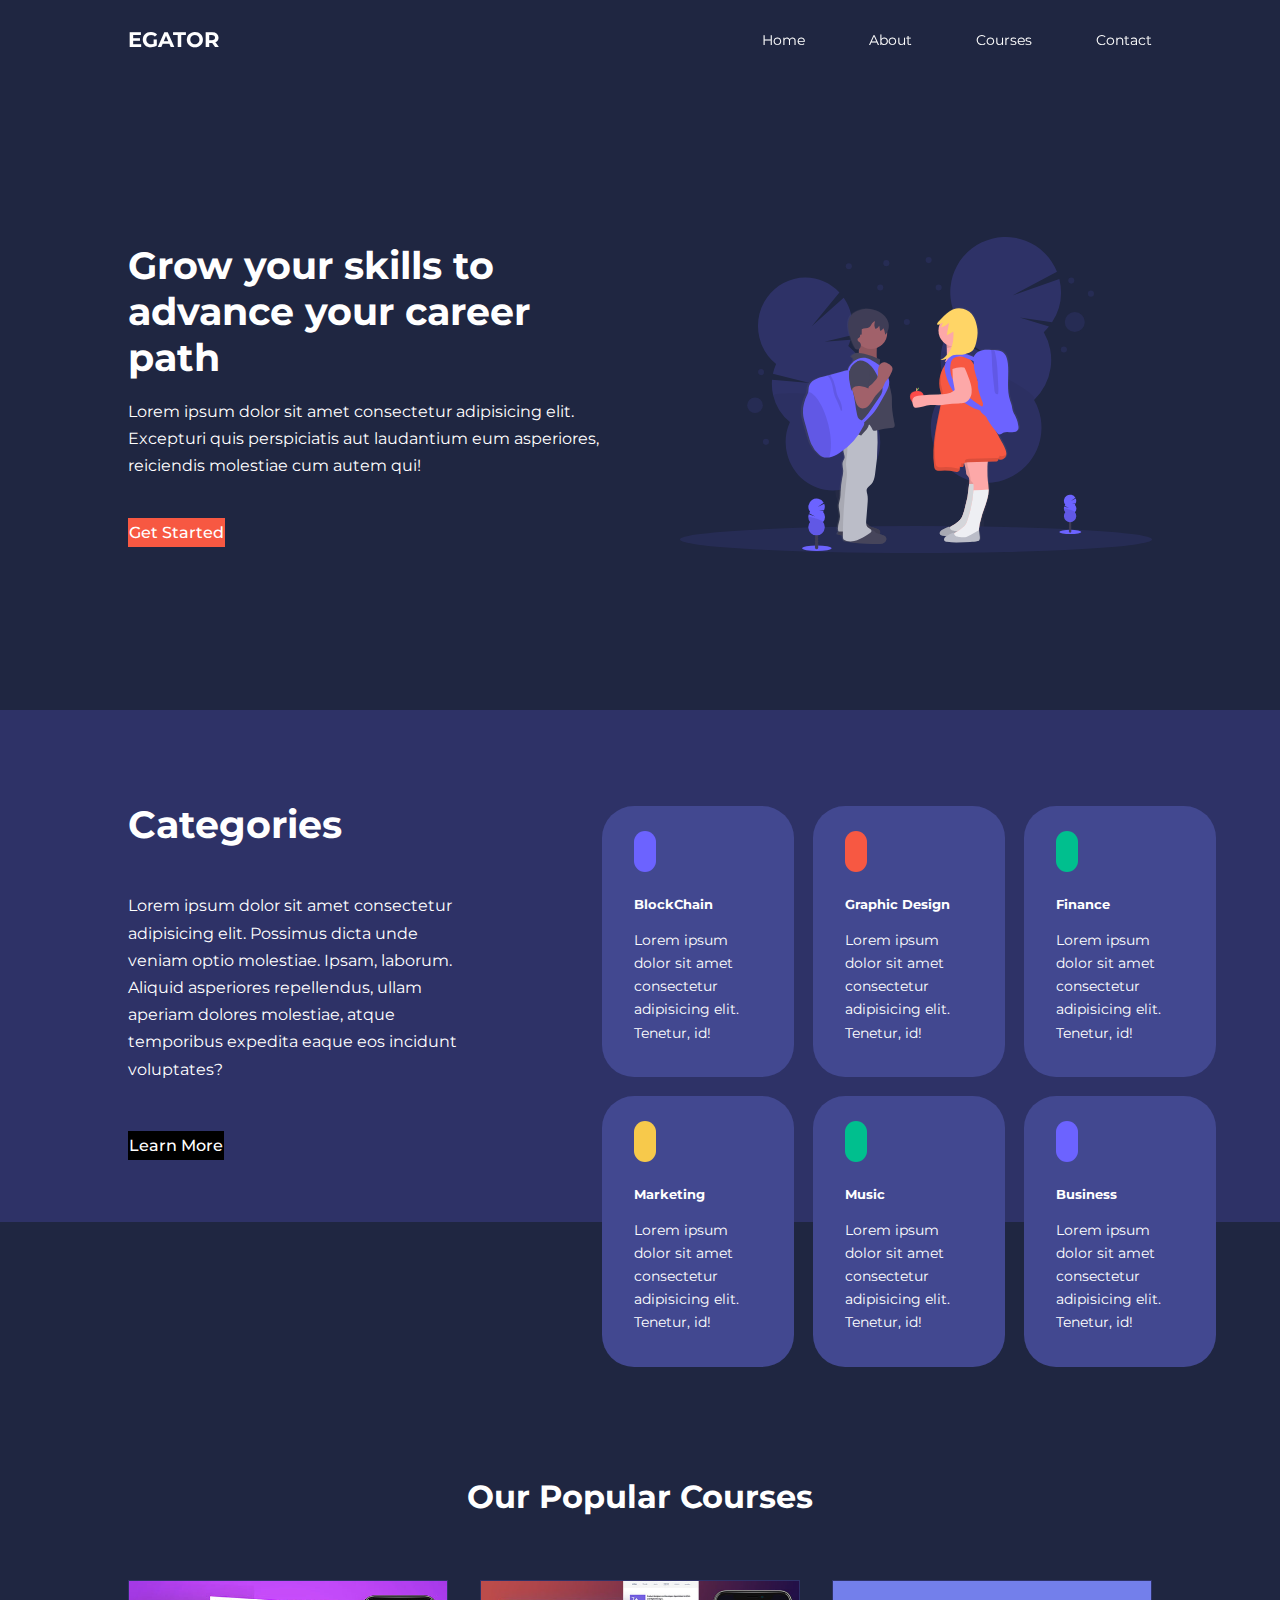
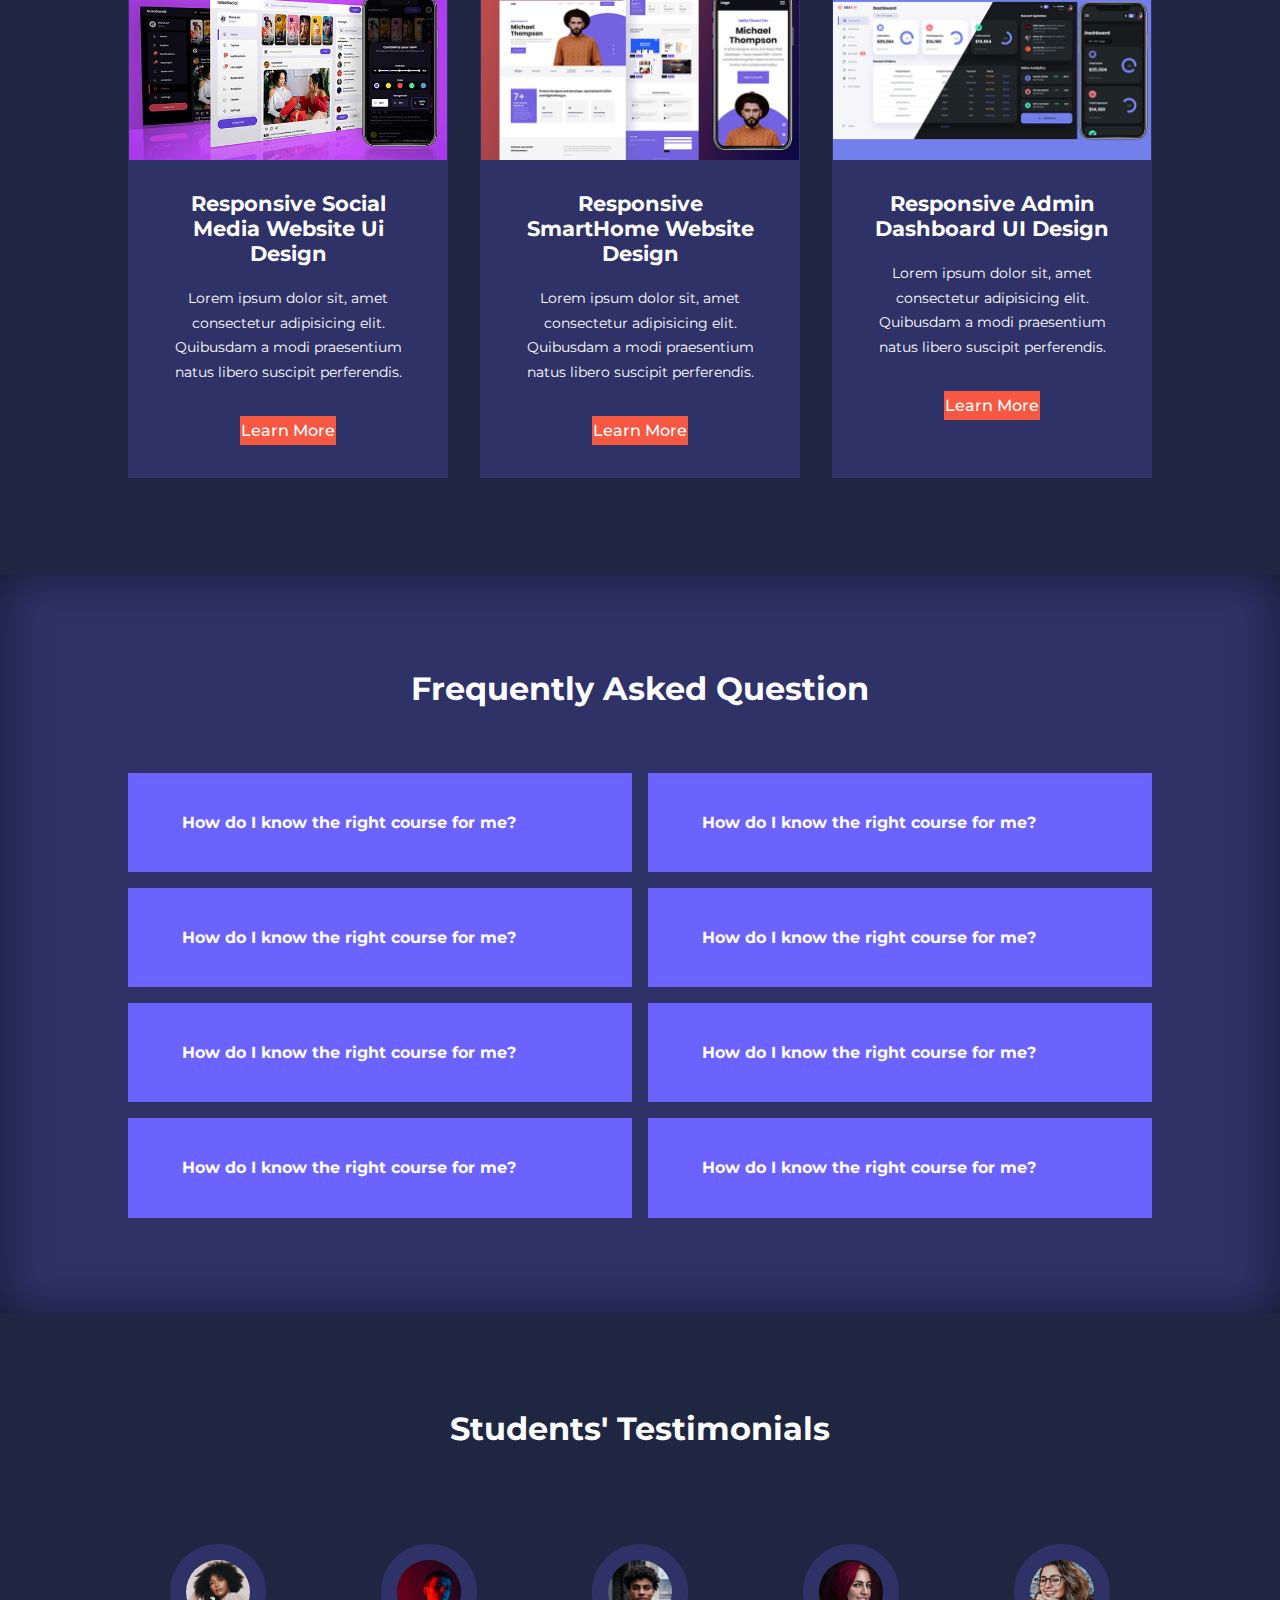
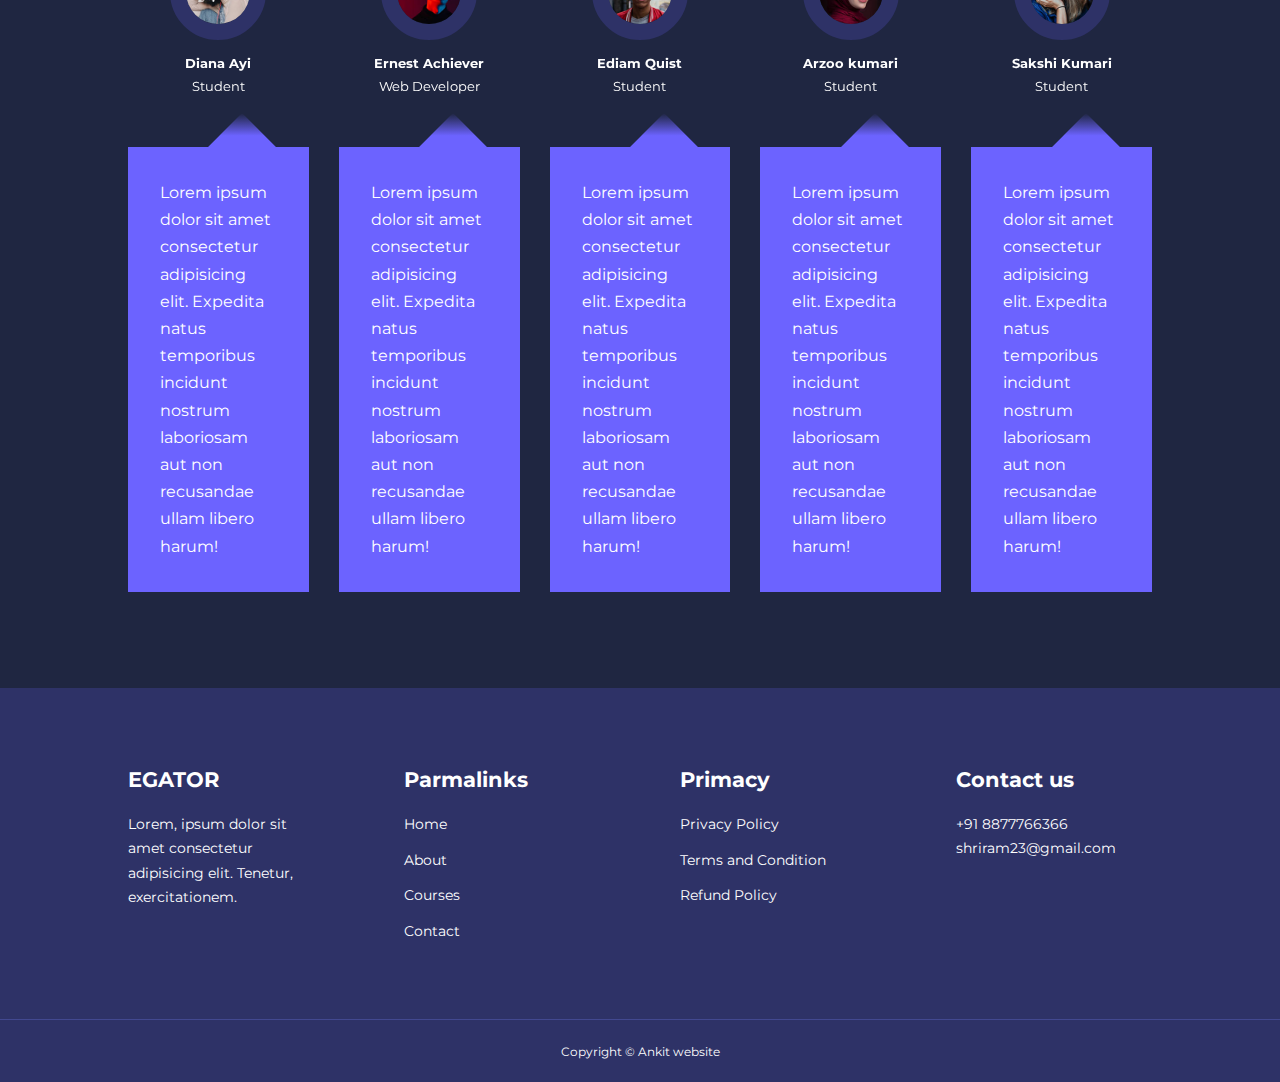
<file: index.html>
<!DOCTYPE html>
<html lang="en">
  <head>
    <meta charset="UTF-8" />
    <meta name="viewport" content="width=device-width, initial-scale=1.0" />
    <title>Responsive Multipage Education Website</title>

    <link rel="stylesheet" href="./Css/style.css" />

    <!-- Iconscout cdn -->
    <link
      rel="stylesheet"
      href="https://unicons.iconscout.com/release/v4.0.8/css/line.css"
    />
    <!-- Google font  -->
    <link rel="preconnect" href="https://fonts.googleapis.com" />
    <link rel="preconnect" href="https://fonts.gstatic.com" crossorigin />
    <link
      href="https://fonts.googleapis.com/css2?family=Montserrat:wght@300;400;500;600;700;800;900&display=swap"
      rel="stylesheet"
    />

    <!-- Swiper Cdn  -->
    <link
      rel="stylesheet"
      href="https://cdn.jsdelivr.net/npm/swiper@11/swiper-bundle.min.css"
    />
  </head>
  <body>
    <nav>
      <div class="container nav_container">
        <a href="#index.html"><h4>EGATOR</h4></a>
        <ul class="nav_menu">
          <li><a href="index.html">Home</a></li>
          <li><a href="about.html">About</a></li>
          <li><a href="courses.html">Courses</a></li>
          <li><a href="contact.html">Contact</a></li>
        </ul>
        <button id="open-menu-btn"><i class="uil uil-bars"></i></button>
        <button id="close-menu-btn"><i class="uil uil-multiply"></i></button>
      </div>
    </nav>

    <header>
      <div class="container header_container">
        <div class="header_left">
          <h1>Grow your skills to advance your career path</h1>
          <p>
            Lorem ipsum dolor sit amet consectetur adipisicing elit. Excepturi
            quis perspiciatis aut laudantium eum asperiores, reiciendis
            molestiae cum autem qui!
          </p>
          <a href="courses.html" class="btn btn-primary">Get Started</a>
        </div>
        <div class="header_right">
          <div class="header_right-img">
            <img src="./images/header.svg" />
          </div>
        </div>
      </div>
    </header>

    <section class="categories">
      <div class="container categories_container">
        <div class="categories_left">
          <h1>Categories</h1>
          <p>
            Lorem ipsum dolor sit amet consectetur adipisicing elit. Possimus
            dicta unde veniam optio molestiae. Ipsam, laborum. Aliquid
            asperiores repellendus, ullam aperiam dolores molestiae, atque
            temporibus expedita eaque eos incidunt voluptates?
          </p>
          <a href="#" class="btn">Learn More</a>
        </div>
        <div class="categories_right">
          <article class="category">
            <span class="category-icon"
              ><i class="uil uil-bitcoin-circle"></i
            ></span>
            <h5>BlockChain</h5>
            <p>
              Lorem ipsum dolor sit amet consectetur adipisicing elit. Tenetur,
              id!
            </p>
          </article>

          <article class="category">
            <span class="category-icon"><i class="uil uil-palette"></i></span>
            <h5>Graphic Design</h5>
            <p>
              Lorem ipsum dolor sit amet consectetur adipisicing elit. Tenetur,
              id!
            </p>
          </article>
          <article class="category">
            <span class="category-icon"
              ><i class="uil uil-usd-circle"></i
            ></span>
            <h5>Finance</h5>
            <p>
              Lorem ipsum dolor sit amet consectetur adipisicing elit. Tenetur,
              id!
            </p>
          </article>
          <article class="category">
            <span class="category-icon"><i class="uil uil-megaphone"></i></span>
            <h5>Marketing</h5>
            <p>
              Lorem ipsum dolor sit amet consectetur adipisicing elit. Tenetur,
              id!
            </p>
          </article>
          <article class="category">
            <span class="category-icon"><i class="uil uil-music"></i></span>
            <h5>Music</h5>
            <p>
              Lorem ipsum dolor sit amet consectetur adipisicing elit. Tenetur,
              id!
            </p>
          </article>
          <article class="category">
            <span class="category-icon"
              ><i class="uil uil-puzzle-piece"></i
            ></span>
            <h5>Business</h5>
            <p>
              Lorem ipsum dolor sit amet consectetur adipisicing elit. Tenetur,
              id!
            </p>
          </article>
        </div>
      </div>
    </section>

    <section class="courses">
      <h2>Our Popular Courses</h2>
      <div class="container courses_container">
        <article class="course">
          <div class="course_image">
            <img src="./images/course1.jpg" />
          </div>
          <div class="course_info">
            <h4>Responsive Social Media Website Ui Design</h4>
            <p>
              Lorem ipsum dolor sit, amet consectetur adipisicing elit.
              Quibusdam a modi praesentium natus libero suscipit perferendis.
            </p>
            <a href="course.html" class="btn btn-primary">Learn More</a>
          </div>
        </article>
        <article class="course">
          <div class="course_image">
            <img src="./images/course2.jpg" />
          </div>
          <div class="course_info">
            <h4>Responsive SmartHome Website Design</h4>
            <p>
              Lorem ipsum dolor sit, amet consectetur adipisicing elit.
              Quibusdam a modi praesentium natus libero suscipit perferendis.
            </p>
            <a href="course.html" class="btn btn-primary">Learn More</a>
          </div>
        </article>
        <article class="course">
          <div class="course_image">
            <img src="./images/course3.jpg" />
          </div>
          <div class="course_info">
            <h4>Responsive Admin Dashboard UI Design</h4>
            <p>
              Lorem ipsum dolor sit, amet consectetur adipisicing elit.
              Quibusdam a modi praesentium natus libero suscipit perferendis.
            </p>
            <a href="course.html" class="btn btn-primary">Learn More</a>
          </div>
        </article>
      </div>
    </section>

    <section class="faqs">
      <h2>Frequently Asked Question</h2>
      <div class="container faqs_container">
        <article class="faq">
          <div class="faq_icons"><i class="uil uil-plus"></i></div>
          <div class="question_answer">
            <h4>How do I know the right course for me?</h4>
            <p>
              Lorem ipsum dolor sit amet, consectetur adipisicing elit.
              Obcaecati accusantium aliquid est? Enim eos ratione voluptate
              quibusdam at, eligendi voluptates error alias cum repellat
              praesentium animi! Minus consequuntur laudantium quae.
            </p>
          </div>
        </article>
        <article class="faq">
          <div class="faq_icons"><i class="uil uil-plus"></i></div>
          <div class="question_answer">
            <h4>How do I know the right course for me?</h4>
            <p>
              Lorem ipsum dolor sit amet, consectetur adipisicing elit.
              Obcaecati accusantium aliquid est? Enim eos ratione voluptate
              quibusdam at, eligendi voluptates error alias cum repellat
              praesentium animi! Minus consequuntur laudantium quae.
            </p>
          </div>
        </article>
        <article class="faq">
          <div class="faq_icons"><i class="uil uil-plus"></i></div>
          <div class="question_answer">
            <h4>How do I know the right course for me?</h4>
            <p>
              Lorem ipsum dolor sit amet, consectetur adipisicing elit.
              Obcaecati accusantium aliquid est? Enim eos ratione voluptate
              quibusdam at, eligendi voluptates error alias cum repellat
              praesentium animi! Minus consequuntur laudantium quae.
            </p>
          </div>
        </article>
        <article class="faq">
          <div class="faq_icons"><i class="uil uil-plus"></i></div>
          <div class="question_answer">
            <h4>How do I know the right course for me?</h4>
            <p>
              Lorem ipsum dolor sit amet, consectetur adipisicing elit.
              Obcaecati accusantium aliquid est? Enim eos ratione voluptate
              quibusdam at, eligendi voluptates error alias cum repellat
              praesentium animi! Minus consequuntur laudantium quae.
            </p>
          </div>
        </article>
        <article class="faq">
          <div class="faq_icons"><i class="uil uil-plus"></i></div>
          <div class="question_answer">
            <h4>How do I know the right course for me?</h4>
            <p>
              Lorem ipsum dolor sit amet, consectetur adipisicing elit.
              Obcaecati accusantium aliquid est? Enim eos ratione voluptate
              quibusdam at, eligendi voluptates error alias cum repellat
              praesentium animi! Minus consequuntur laudantium quae.
            </p>
          </div>
        </article>
        <article class="faq">
          <div class="faq_icons"><i class="uil uil-plus"></i></div>
          <div class="question_answer">
            <h4>How do I know the right course for me?</h4>
            <p>
              Lorem ipsum dolor sit amet, consectetur adipisicing elit.
              Obcaecati accusantium aliquid est? Enim eos ratione voluptate
              quibusdam at, eligendi voluptates error alias cum repellat
              praesentium animi! Minus consequuntur laudantium quae.
            </p>
          </div>
        </article>
        <article class="faq">
          <div class="faq_icons"><i class="uil uil-plus"></i></div>
          <div class="question_answer">
            <h4>How do I know the right course for me?</h4>
            <p>
              Lorem ipsum dolor sit amet, consectetur adipisicing elit.
              Obcaecati accusantium aliquid est? Enim eos ratione voluptate
              quibusdam at, eligendi voluptates error alias cum repellat
              praesentium animi! Minus consequuntur laudantium quae.
            </p>
          </div>
        </article>
        <article class="faq">
          <div class="faq_icons"><i class="uil uil-plus"></i></div>
          <div class="question_answer">
            <h4>How do I know the right course for me?</h4>
            <p>
              Lorem ipsum dolor sit amet, consectetur adipisicing elit.
              Obcaecati accusantium aliquid est? Enim eos ratione voluptate
              quibusdam at, eligendi voluptates error alias cum repellat
              praesentium animi! Minus consequuntur laudantium quae.
            </p>
          </div>
        </article>
      </div>
    </section>
    <section class="container testimonials__Container mySwiper">
      <h2>Students' Testimonials</h2>
      <div class="swiper-wrapper">
        <article class="testimonial swiper-slide">
          <div class="avtar">
            <img src="./images/avatar1.jpg" />
          </div>
          <div class="testimonial_info">
            <h5>Diana Ayi</h5>
            <small>Student</small>
          </div>
          <div class="testimonial_body">
            <p>
              Lorem ipsum dolor sit amet consectetur adipisicing elit. Expedita
              natus temporibus incidunt nostrum laboriosam aut non recusandae
              ullam libero harum!
            </p>
          </div>
        </article>
        <article class="testimonial swiper-slide">
          <div class="avtar">
            <img src="./images/avatar2.jpg" />
          </div>
          <div class="testimonial_info">
            <h5>Ernest Achiever</h5>
            <small>Web Developer</small>
          </div>
          <div class="testimonial_body">
            <p>
              Lorem ipsum dolor sit amet consectetur adipisicing elit. Expedita
              natus temporibus incidunt nostrum laboriosam aut non recusandae
              ullam libero harum!
            </p>
          </div>
        </article>
        <article class="testimonial swiper-slide">
          <div class="avtar">
            <img src="./images/avatar3.jpg" />
          </div>
          <div class="testimonial_info">
            <h5>Ediam Quist</h5>
            <small>Student</small>
          </div>
          <div class="testimonial_body">
            <p>
              Lorem ipsum dolor sit amet consectetur adipisicing elit. Expedita
              natus temporibus incidunt nostrum laboriosam aut non recusandae
              ullam libero harum!
            </p>
          </div>
        </article>
        <article class="testimonial swiper-slide">
          <div class="avtar">
            <img src="./images/avatar4.jpg" />
          </div>
          <div class="testimonial_info">
            <h5>Arzoo kumari</h5>
            <small>Student</small>
          </div>
          <div class="testimonial_body">
            <p>
              Lorem ipsum dolor sit amet consectetur adipisicing elit. Expedita
              natus temporibus incidunt nostrum laboriosam aut non recusandae
              ullam libero harum!
            </p>
          </div>
        </article>
        <article class="testimonial swiper-slide">
          <div class="avtar">
            <img src="./images/avatar5.jpg" />
          </div>
          <div class="testimonial_info">
            <h5>Sakshi Kumari</h5>
            <small>Student</small>
          </div>
          <div class="testimonial_body">
            <p>
              Lorem ipsum dolor sit amet consectetur adipisicing elit. Expedita
              natus temporibus incidunt nostrum laboriosam aut non recusandae
              ullam libero harum!
            </p>
          </div>
        </article>
      </div>
      <div class="swiper-pagination"></div>
    </section>

    <footer>
      <div class="container footer_container">
        <div class="footer_1">
          <a href="index.html" class="footer_logo"><h4>EGATOR</h4></a>
          <p>
            Lorem, ipsum dolor sit amet consectetur adipisicing elit. Tenetur,
            exercitationem.
          </p>
        </div>
        <div class="footer_2">
          <h4>Parmalinks</h4>
          <ul class="parmalinks">
            <li><a href="index.html">Home</a></li>
            <li><a href="about.html">About</a></li>
            <li><a href="courses.html">Courses</a></li>
            <li><a href="contact.html">Contact</a></li>
          </ul>
        </div>
        <div class="footer_3">
          <h4>Primacy</h4>
          <ul class="privacy">
            <li><a href="#">Privacy Policy</a></li>
            <li><a href="#">Terms and Condition</a></li>
            <li><a href="#">Refund Policy</a></li>
          </ul>
        </div>
        <div class="footer_4">
          <h4>Contact us</h4>
          <div>
            <p>+91 8877766366</p>
            <p>shriram23@gmail.com</p>
          </div>

          <ul class="footer_social">
            <li>
              <a href="#"><i class="uil uil-facebook"></i></a>
            </li>
            <li>
              <a href="#"><i class="uil uil-instagram"></i></a>
            </li>
            <li>
              <a href="#"><i class="uil uil-twitter"></i></a>
            </li>
            <li>
              <a href="#"><i class="uil uil-linkdin"></i></a>
            </li>
          </ul>
        </div>
      </div>
      <div class="footer_copyright">
        <small>Copyright &copy; Ankit website</small>
      </div>
    </footer>

    <script src="https://cdn.jsdelivr.net/npm/swiper@11/swiper-bundle.min.js"></script>
    <script src="./main.js"></script>
    <script>
      var swiper = new Swiper(".mySwiper", {
        slidesPerView: 5,
        spaceBetween: 30,
        pagination: {
          el: ".swiper-pagination",
          clickable: true,
          //when window width is >= 600px
          breakpoints: {
            600: {
              slidesPerView: 2,
            },
          },
        },
      });
    </script>
  </body>
</html>
</file>
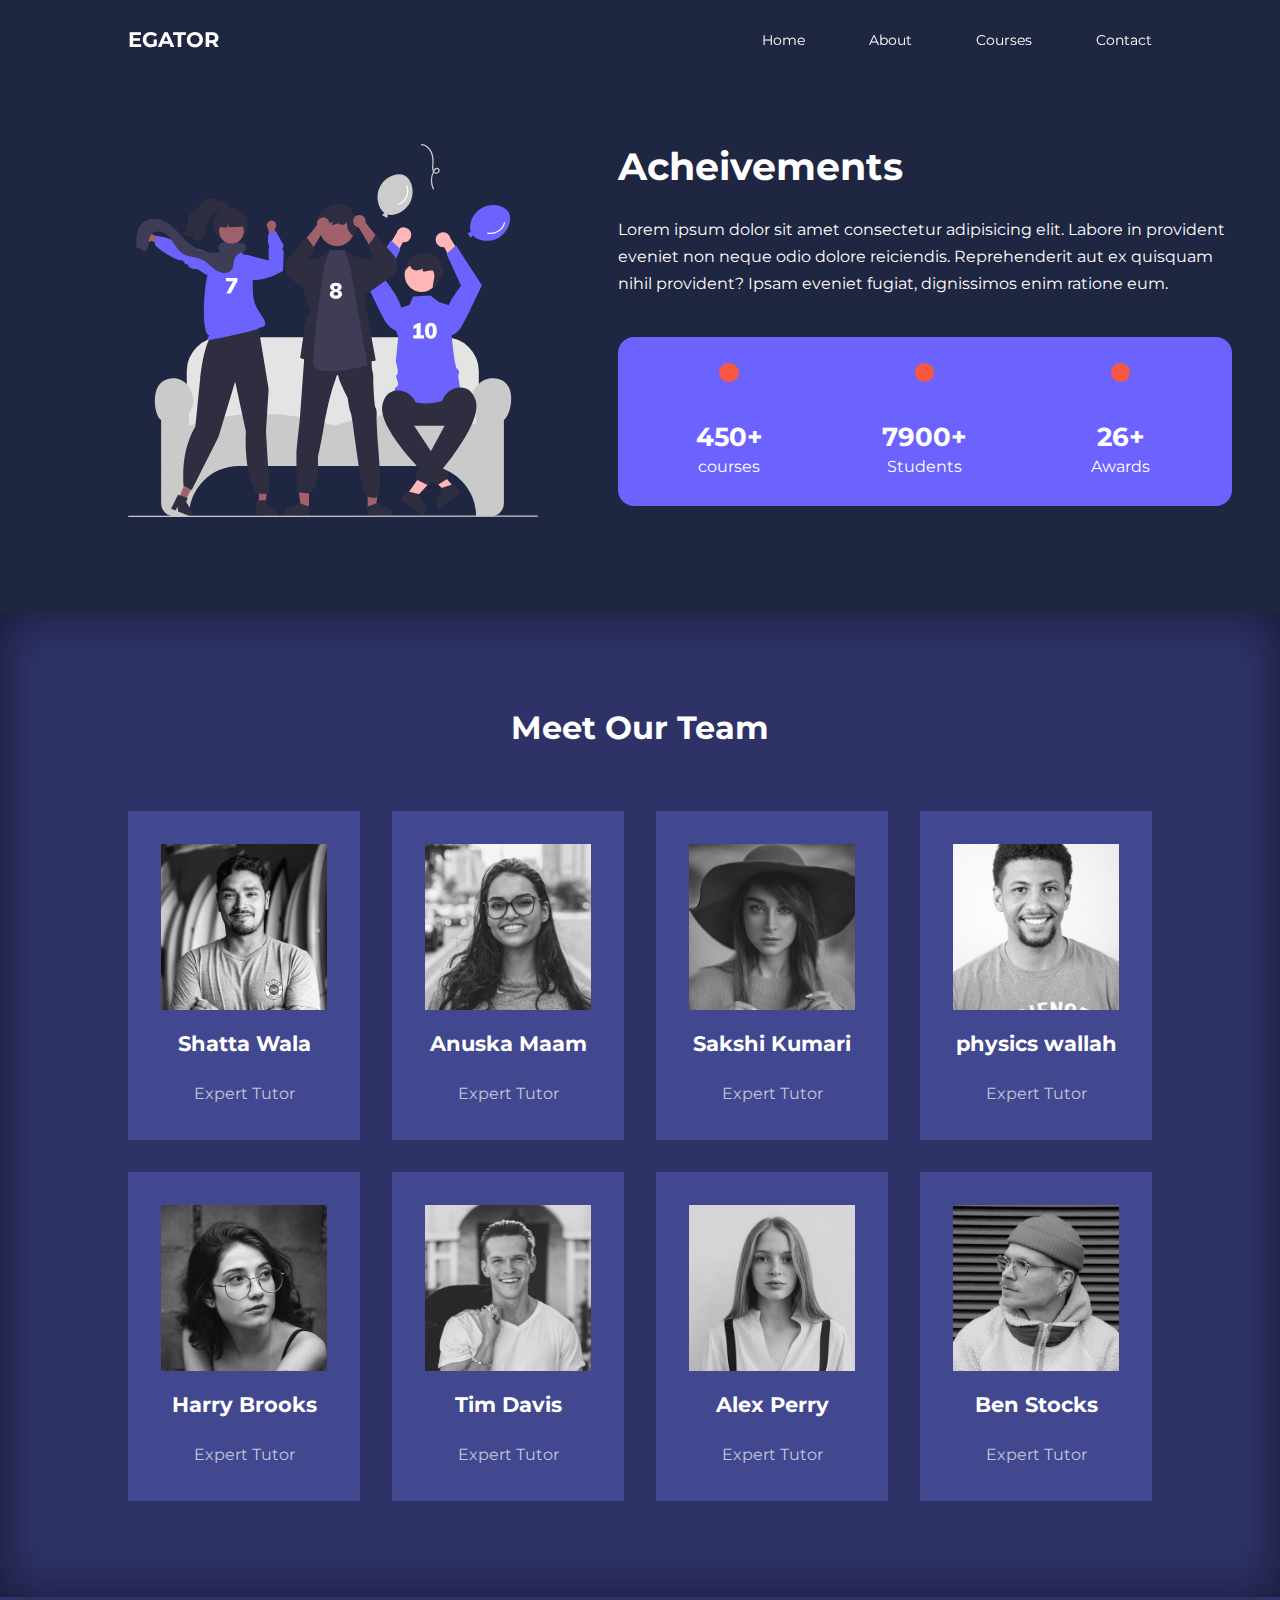
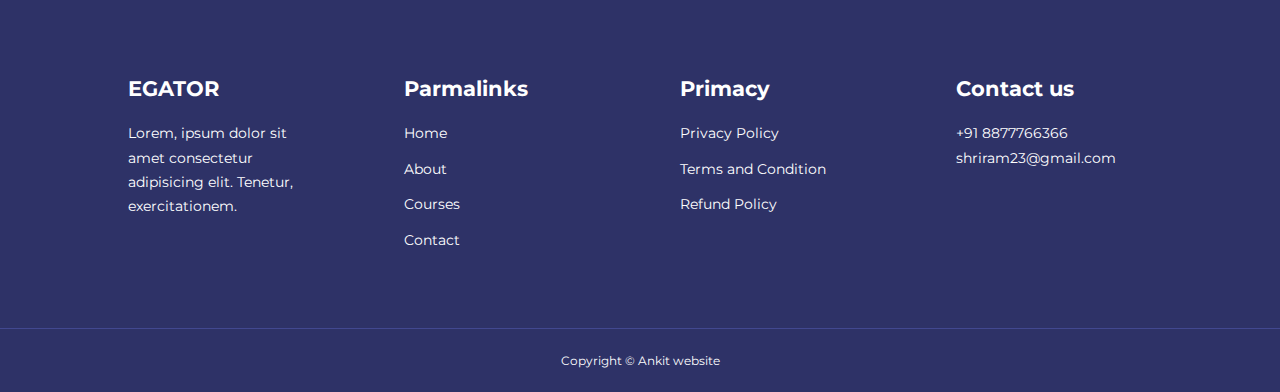
<file: about.html>
<!DOCTYPE html>
<html lang="en">
  <head>
    <meta charset="UTF-8" />
    <meta name="viewport" content="width=device-width, initial-scale=1.0" />
    <title>Responsive Multipage Education Website</title>

    <link rel="stylesheet" href="./Css/style.css" />
    <link rel="stylesheet" href="./Css/about.css" />

    <!-- Iconscout cdn -->
    <link
      rel="stylesheet"
      href="https://unicons.iconscout.com/release/v4.0.8/css/line.css"
    />
    <!-- Google font  -->
    <link rel="preconnect" href="https://fonts.googleapis.com" />
    <link rel="preconnect" href="https://fonts.gstatic.com" crossorigin />
    <link
      href="https://fonts.googleapis.com/css2?family=Montserrat:wght@300;400;500;600;700;800;900&display=swap"
      rel="stylesheet"
    />
  </head>
  <body>
    <nav>
      <div class="container nav_container">
        <a href="#index.html"><h4>EGATOR</h4></a>
        <ul class="nav_menu">
          <li><a href="index.html">Home</a></li>
          <li><a href="about.html">About</a></li>
          <li><a href="courses.html">Courses</a></li>
          <li><a href="contact.html">Contact</a></li>
        </ul>
        <button id="open-menu-btn"><i class="uil uil-bars"></i></button>
        <button id="close-menu-btn"><i class="uil uil-multiply"></i></button>
      </div>
    </nav>

    <section class="about_achivements">
      <div class="container about_achivements-container">
        <div class="about_achivements-left">
          <img src="./images/about achievements.svg" />
        </div>
        <div class="about_achievements-right">
          <h1>Acheivements</h1>
          <p>
            Lorem ipsum dolor sit amet consectetur adipisicing elit. Labore in
            provident eveniet non neque odio dolore reiciendis. Reprehenderit
            aut ex quisquam nihil provident? Ipsam eveniet fugiat, dignissimos
            enim ratione eum.
          </p>
          <div class="achievements_cards">
            <article class="achievements_card">
              <span class="achievements_icon">
                <i class="uil uil-video"></i>
              </span>
              <h3>450+</h3>
              <p>courses</p>
            </article>
            <article class="achievements_card">
              <span class="achievements_icon">
                <i class="uil uil-users-alt"></i>
              </span>
              <h3>7900+</h3>
              <p>Students</p>
            </article>
            <article class="achievements_card">
              <span class="achievements_icon">
                <i class="uil uil-trophy"></i>
              </span>
              <h3>26+</h3>
              <p>Awards</p>
            </article>
          </div>
        </div>
      </div>
    </section>

    <section class="team">
      <h2>Meet Our Team</h2>
      <div class="container team_container">
        <article class="team_member">
          <div class="team_member-image">
            <img src="./images/tm1.jpg" alt />
          </div>
          <div class="team_member-info">
            <h4>Shatta Wala</h4>
            <p>Expert Tutor</p>
          </div>
          <div class="team_member-socials">
            <a href="https://instagram.com" target="_blank"
              ><i class="uil uil-instagram"></i
            ></a>
            <a href="https://twitter.com" target="_blank"
              ><i class="uil uil-twitter-alt"></i
            ></a>
            <a href="https://linkedin.com" target="_blank"
              ><i class="uil uil-linkedin-alt"></i
            ></a>
          </div>
        </article>
        <article class="team_member">
          <div class="team_member-image">
            <img src="./images/tm2.jpg" alt />
          </div>
          <div class="team_member-info">
            <h4>Anuska Maam</h4>
            <p>Expert Tutor</p>
          </div>
          <div class="team_member-socials">
            <a href="https://instagram.com" target="_blank"
              ><i class="uil uil-instagram"></i
            ></a>
            <a href="https://twitter.com" target="_blank"
              ><i class="uil uil-twitter-alt"></i
            ></a>
            <a href="https://linkedin.com" target="_blank"
              ><i class="uil uil-linkedin-alt"></i
            ></a>
          </div>
        </article>
        <article class="team_member">
          <div class="team_member-image">
            <img src="./images/tm3.jpg" alt />
          </div>
          <div class="team_member-info">
            <h4>Sakshi Kumari</h4>
            <p>Expert Tutor</p>
          </div>
          <div class="team_member-socials">
            <a href="https://instagram.com" target="_blank"
              ><i class="uil uil-instagram"></i
            ></a>
            <a href="https://twitter.com" target="_blank"
              ><i class="uil uil-twitter-alt"></i
            ></a>
            <a href="https://linkedin.com" target="_blank"
              ><i class="uil uil-linkedin-alt"></i
            ></a>
          </div>
        </article>
        <article class="team_member">
          <div class="team_member-image">
            <img src="./images/tm4.jpg" alt />
          </div>
          <div class="team_member-info">
            <h4>physics wallah</h4>
            <p>Expert Tutor</p>
          </div>
          <div class="team_member-socials">
            <a href="https://instagram.com" target="_blank"
              ><i class="uil uil-instagram"></i
            ></a>
            <a href="https://twitter.com" target="_blank"
              ><i class="uil uil-twitter-alt"></i
            ></a>
            <a href="https://linkedin.com" target="_blank"
              ><i class="uil uil-linkedin-alt"></i
            ></a>
          </div>
        </article>
        <article class="team_member">
          <div class="team_member-image">
            <img src="./images/tm5.jpg" alt />
          </div>
          <div class="team_member-info">
            <h4>Harry Brooks</h4>
            <p>Expert Tutor</p>
          </div>
          <div class="team_member-socials">
            <a href="https://instagram.com" target="_blank"
              ><i class="uil uil-instagram"></i
            ></a>
            <a href="https://twitter.com" target="_blank"
              ><i class="uil uil-twitter-alt"></i
            ></a>
            <a href="https://linkedin.com" target="_blank"
              ><i class="uil uil-linkedin-alt"></i
            ></a>
          </div>
        </article>
        <article class="team_member">
          <div class="team_member-image">
            <img src="./images/tm6.jpg" alt />
          </div>
          <div class="team_member-info">
            <h4>Tim Davis</h4>
            <p>Expert Tutor</p>
          </div>
          <div class="team_member-socials">
            <a href="https://instagram.com" target="_blank"
              ><i class="uil uil-instagram"></i
            ></a>
            <a href="https://twitter.com" target="_blank"
              ><i class="uil uil-twitter-alt"></i
            ></a>
            <a href="https://linkedin.com" target="_blank"
              ><i class="uil uil-linkedin-alt"></i
            ></a>
          </div>
        </article>
        <article class="team_member">
          <div class="team_member-image">
            <img src="./images/tm7.jpg" alt />
          </div>
          <div class="team_member-info">
            <h4>Alex Perry</h4>
            <p>Expert Tutor</p>
          </div>
          <div class="team_member-socials">
            <a href="https://instagram.com" target="_blank"
              ><i class="uil uil-instagram"></i
            ></a>
            <a href="https://twitter.com" target="_blank"
              ><i class="uil uil-twitter-alt"></i
            ></a>
            <a href="https://linkedin.com" target="_blank"
              ><i class="uil uil-linkedin-alt"></i
            ></a>
          </div>
        </article>
        <article class="team_member">
          <div class="team_member-image">
            <img src="./images/tm8.jpg" alt />
          </div>
          <div class="team_member-info">
            <h4>Ben Stocks</h4>
            <p>Expert Tutor</p>
          </div>
          <div class="team_member-socials">
            <a href="https://instagram.com" target="_blank"
              ><i class="uil uil-instagram"></i
            ></a>
            <a href="https://twitter.com" target="_blank"
              ><i class="uil uil-twitter-alt"></i
            ></a>
            <a href="https://linkedin.com" target="_blank"
              ><i class="uil uil-linkedin-alt"></i
            ></a>
          </div>
        </article>
      </div>
    </section>

    <footer>
      <div class="container footer_container">
        <div class="footer_1">
          <a href="index.html" class="footer_logo"><h4>EGATOR</h4></a>
          <p>
            Lorem, ipsum dolor sit amet consectetur adipisicing elit. Tenetur,
            exercitationem.
          </p>
        </div>
        <div class="footer_2">
          <h4>Parmalinks</h4>
          <ul class="parmalinks">
            <li><a href="index.html">Home</a></li>
            <li><a href="about.html">About</a></li>
            <li><a href="courses.html">Courses</a></li>
            <li><a href="contact.html">Contact</a></li>
          </ul>
        </div>
        <div class="footer_3">
          <h4>Primacy</h4>
          <ul class="privacy">
            <li><a href="#">Privacy Policy</a></li>
            <li><a href="#">Terms and Condition</a></li>
            <li><a href="#">Refund Policy</a></li>
          </ul>
        </div>
        <div class="footer_4">
          <h4>Contact us</h4>
          <div>
            <p>+91 8877766366</p>
            <p>shriram23@gmail.com</p>
          </div>

          <ul class="footer_social">
            <li>
              <a href="#"><i class="uil uil-facebook"></i></a>
            </li>
            <li>
              <a href="#"><i class="uil uil-instagram"></i></a>
            </li>
            <li>
              <a href="#"><i class="uil uil-twitter"></i></a>
            </li>
            <li>
              <a href="#"><i class="uil uil-linkdin"></i></a>
            </li>
          </ul>
        </div>
      </div>
      <div class="footer_copyright">
        <small>Copyright &copy; Ankit website</small>
      </div>
    </footer>

    <script src="https://cdn.jsdelivr.net/npm/swiper@11/swiper-bundle.min.js"></script>
    <script src="./main.js"></script>
  </body>
</html>
</file>
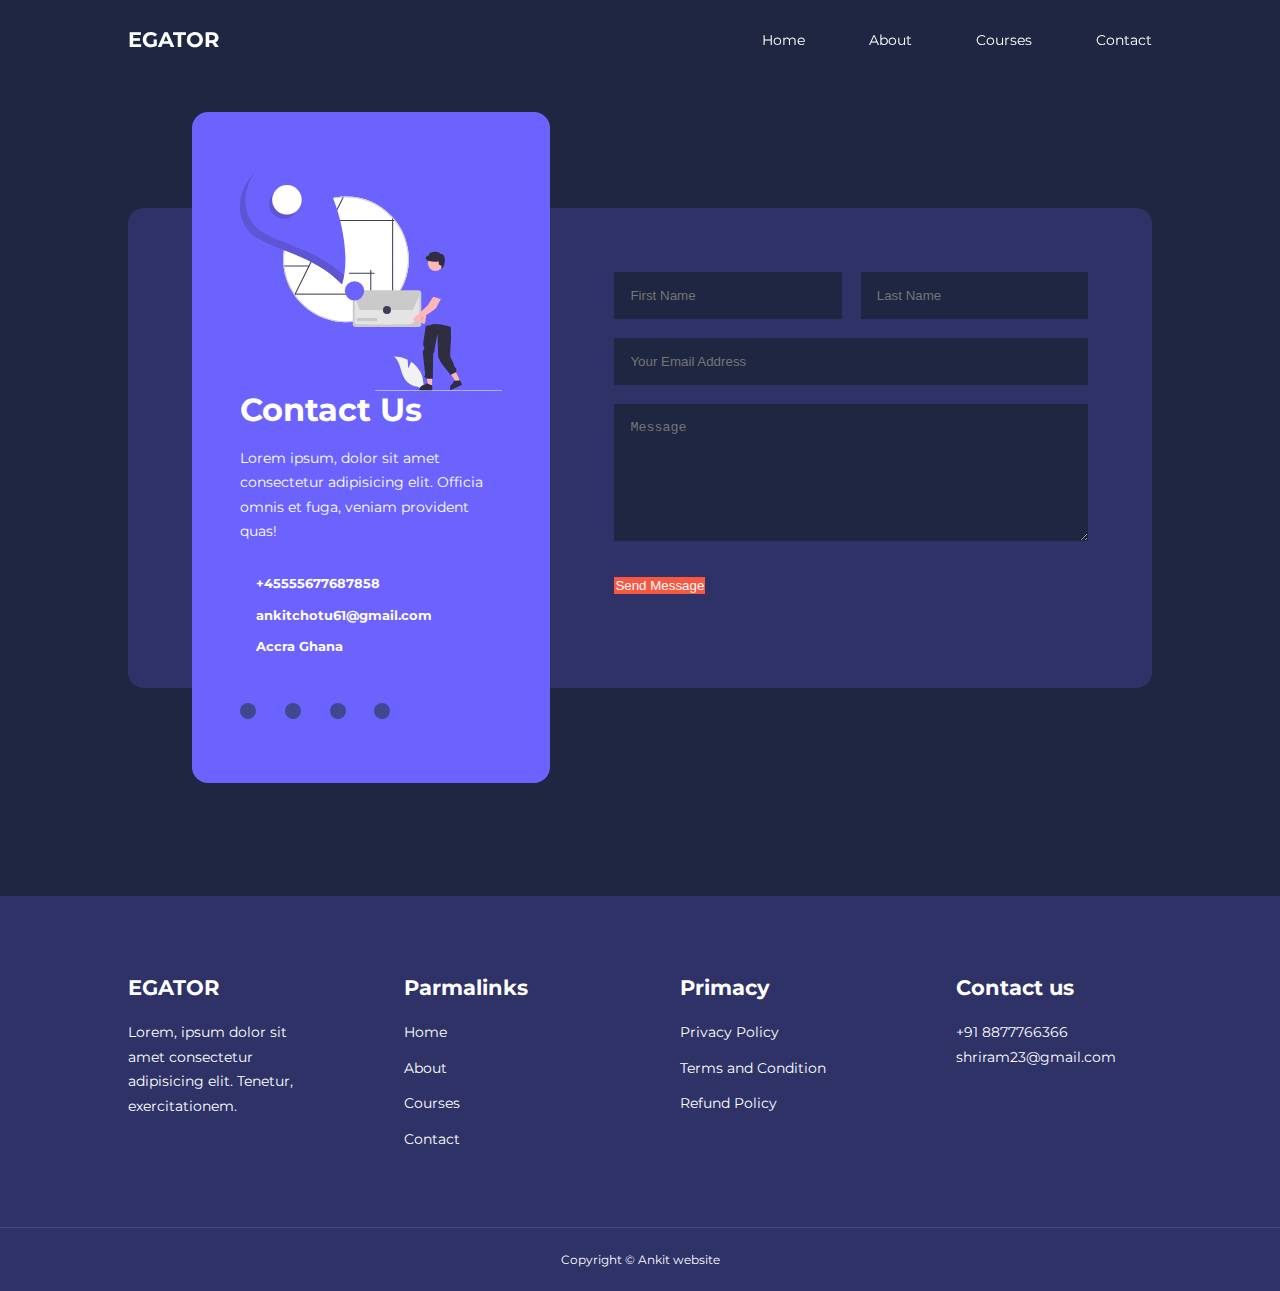
<file: contact.html>
<!DOCTYPE html>
<html lang="en">
  <head>
    <meta charset="UTF-8" />
    <meta name="viewport" content="width=device-width, initial-scale=1.0" />
    <title>Responsive Multipage Education Website</title>

    <link rel="stylesheet" href="./Css/style.css" />
    <link rel="stylesheet" href="./Css/contact.css" />

    <!-- Iconscout cdn -->
    <link
      rel="stylesheet"
      href="https://unicons.iconscout.com/release/v4.0.8/css/line.css"
    />
    <!-- Google font  -->
    <link rel="preconnect" href="https://fonts.googleapis.com" />
    <link rel="preconnect" href="https://fonts.gstatic.com" crossorigin />
    <link
      href="https://fonts.googleapis.com/css2?family=Montserrat:wght@300;400;500;600;700;800;900&display=swap"
      rel="stylesheet"
    />

    <!-- Swiper Cdn  -->
    <link
      rel="stylesheet"
      href="https://cdn.jsdelivr.net/npm/swiper@11/swiper-bundle.min.css"
    />
  </head>
  <body>
    <nav>
      <div class="container nav_container">
        <a href="#index.html"><h4>EGATOR</h4></a>
        <ul class="nav_menu">
          <li><a href="index.html">Home</a></li>
          <li><a href="about.html">About</a></li>
          <li><a href="courses.html">Courses</a></li>
          <li><a href="contact.html">Contact</a></li>
        </ul>
        <button id="open-menu-btn"><i class="uil uil-bars"></i></button>
        <button id="close-menu-btn"><i class="uil uil-multiply"></i></button>
      </div>
    </nav>

    <section class="contact">
      <div class="container contact_container">
        <aside class="contact_aside">
          <div class="aside-image">
            <img src="./images/contact.svg" />
          </div>
          <h2>Contact Us</h2>
          <p>
            Lorem ipsum, dolor sit amet consectetur adipisicing elit. Officia
            omnis et fuga, veniam provident quas!
          </p>
          <ul class="contact_details">
            <li>
              <i class="uil uil-phone-times"></i>
              <h5>+45555677687858</h5>
            </li>
            <li>
              <i class="uil uil-envelope"></i>
              <h5>ankitchotu61@gmail.com</h5>
            </li>
            <li>
              <i class="uil uil-location-point"></i>
              <h5>Accra Ghana</h5>
            </li>
            <div class="contact_socials">
              <li>
                <a href="https://facebook.com"></a
                ><i class="uil uil-facebook-f"></i>
              </li>
              <li>
                <a href="https://instagram.com"></a
                ><i class="uil uil-instagram"></i>
              </li>
              <li>
                <a href="https://twitter.com"></a
                ><i class="uil uil-twitter"></i>
              </li>
              <li>
                <a href="https://linkedin.com"></a
                ><i class="uil uil-linkedin"></i>
              </li>
            </div>
          </ul>
        </aside>

        <form class="contact_form">
          <div class="form_name">
            <input
              type="text"
              name="First Name"
              placeholder="First Name"
              required
            />
            <input
              type="text"
              name="Last Name"
              placeholder="Last Name"
              required
            />
          </div>
          <input
            type="email"
            name="Email Address"
            placeholder="Your Email Address"
            required
          />
          <textarea
            name="Message"
            rows="7"
            placeholder="Message"
            required
          ></textarea>
          <button type="submit" class="btn btn-primary">Send Message</button>
        </form>
      </div>
    </section>

    <footer>
      <div class="container footer_container">
        <div class="footer_1">
          <a href="index.html" class="footer_logo"><h4>EGATOR</h4></a>
          <p>
            Lorem, ipsum dolor sit amet consectetur adipisicing elit. Tenetur,
            exercitationem.
          </p>
        </div>
        <div class="footer_2">
          <h4>Parmalinks</h4>
          <ul class="parmalinks">
            <li><a href="index.html">Home</a></li>
            <li><a href="about.html">About</a></li>
            <li><a href="courses.html">Courses</a></li>
            <li><a href="contact.html">Contact</a></li>
          </ul>
        </div>
        <div class="footer_3">
          <h4>Primacy</h4>
          <ul class="privacy">
            <li><a href="#">Privacy Policy</a></li>
            <li><a href="#">Terms and Condition</a></li>
            <li><a href="#">Refund Policy</a></li>
          </ul>
        </div>
        <div class="footer_4">
          <h4>Contact us</h4>
          <div>
            <p>+91 8877766366</p>
            <p>shriram23@gmail.com</p>
          </div>

          <ul class="footer_social">
            <li>
              <a href="#"><i class="uil uil-facebook"></i></a>
            </li>
            <li>
              <a href="#"><i class="uil uil-instagram"></i></a>
            </li>
            <li>
              <a href="#"><i class="uil uil-twitter"></i></a>
            </li>
            <li>
              <a href="#"><i class="uil uil-linkdin"></i></a>
            </li>
          </ul>
        </div>
      </div>
      <div class="footer_copyright">
        <small>Copyright &copy; Ankit website</small>
      </div>
    </footer>

    <script src="./main.js"></script>
  </body>
</html>
</file>
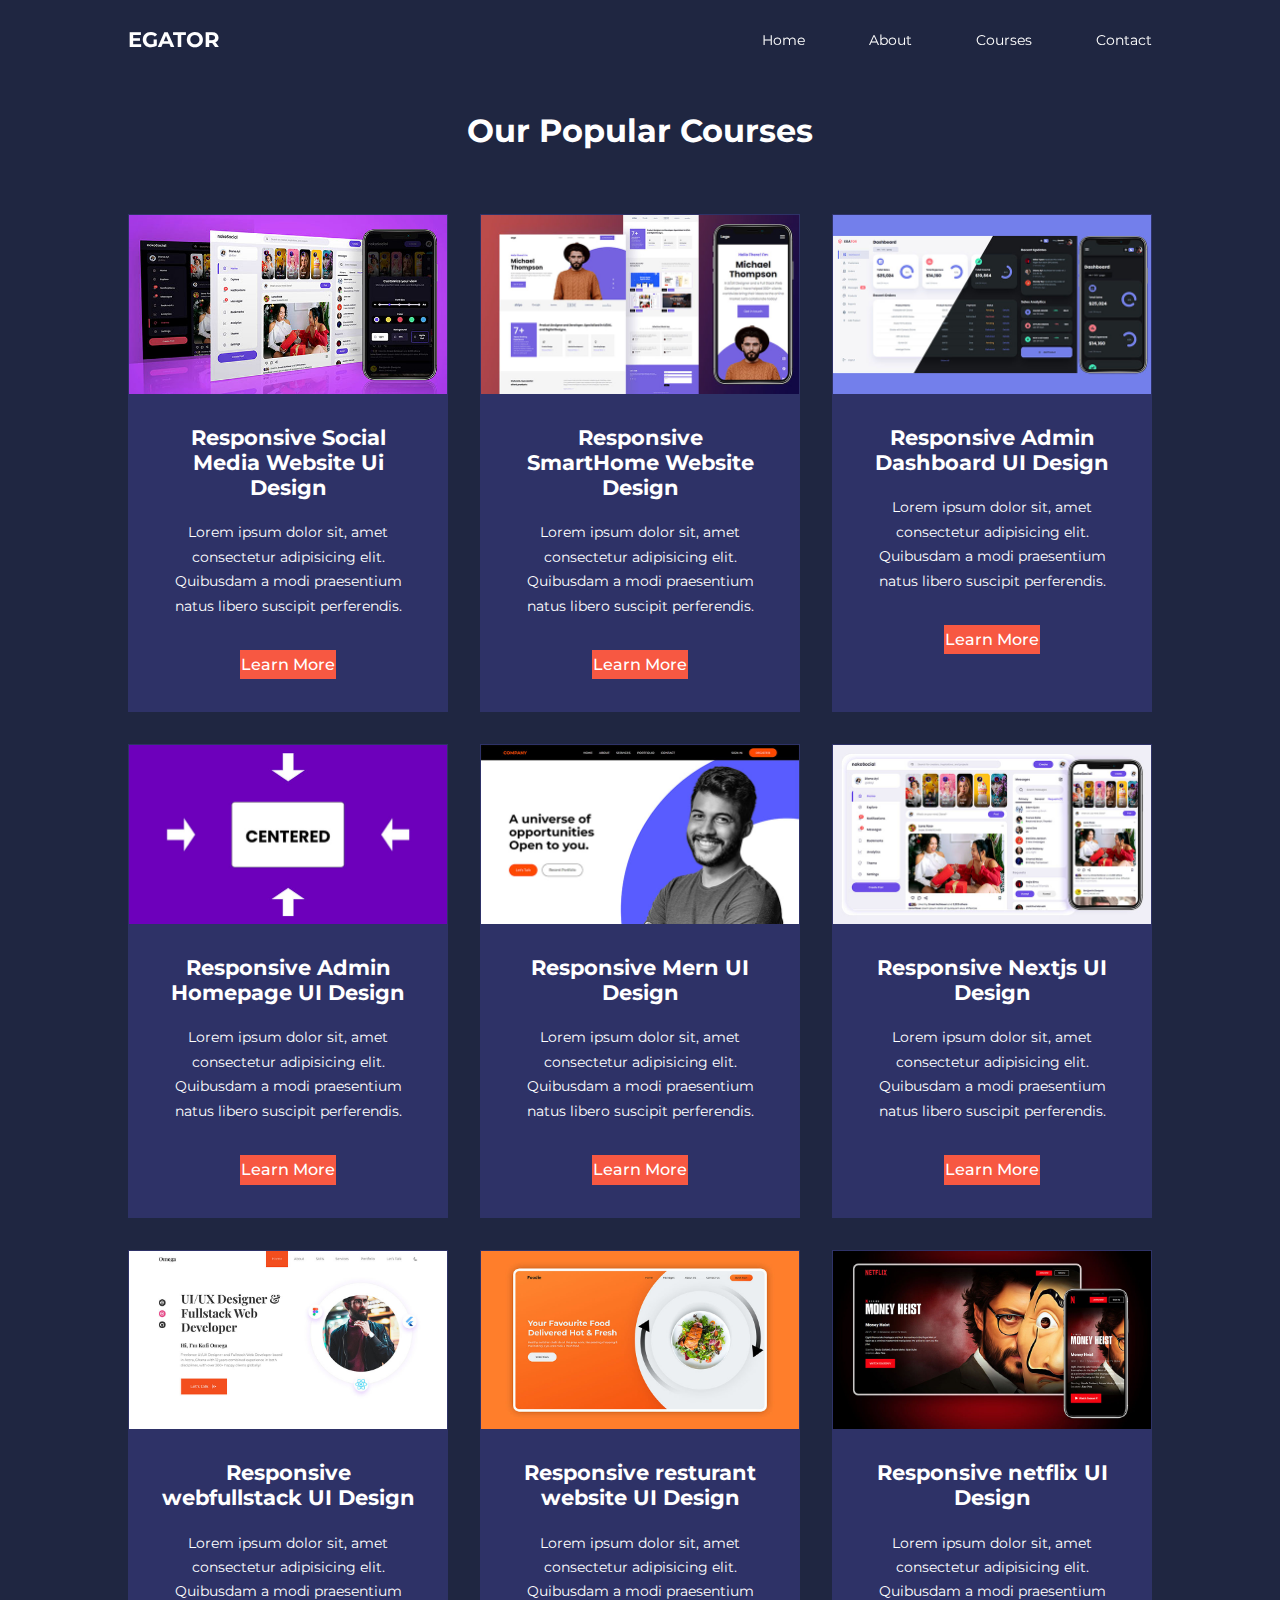
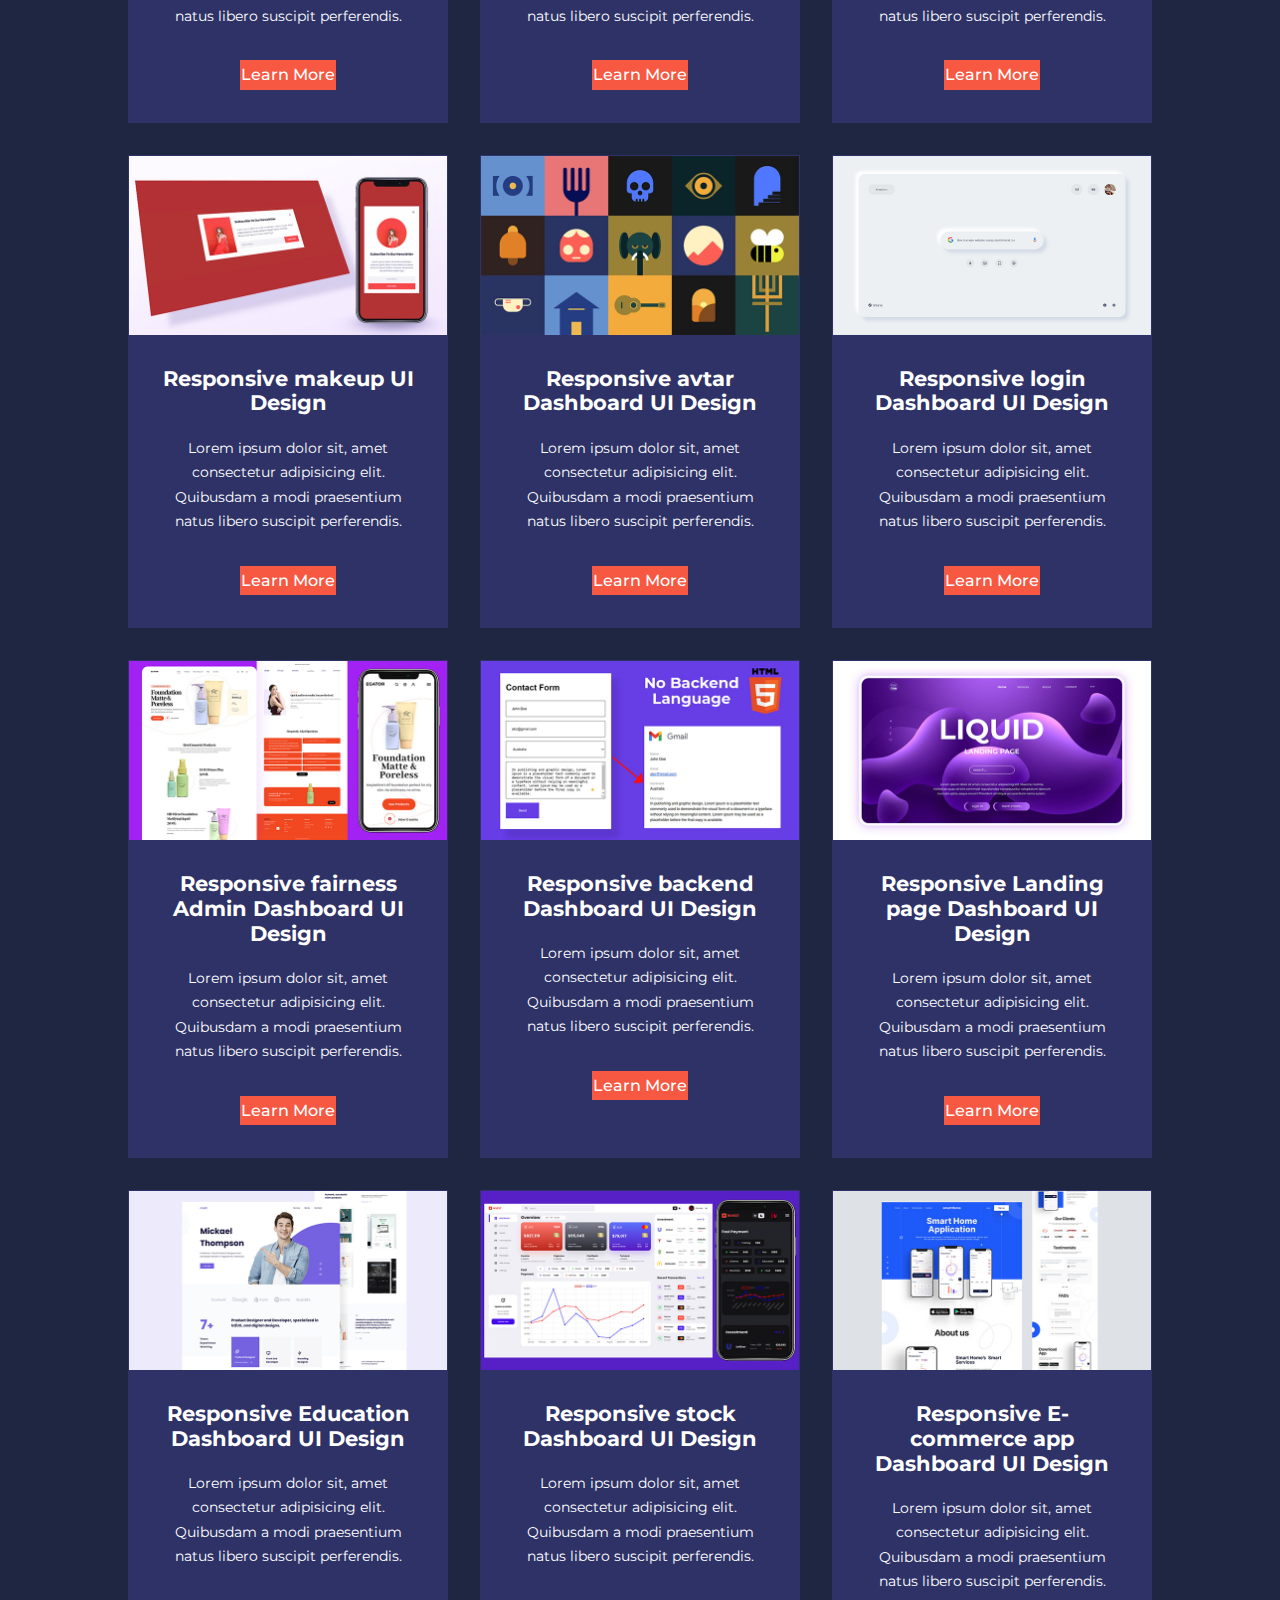
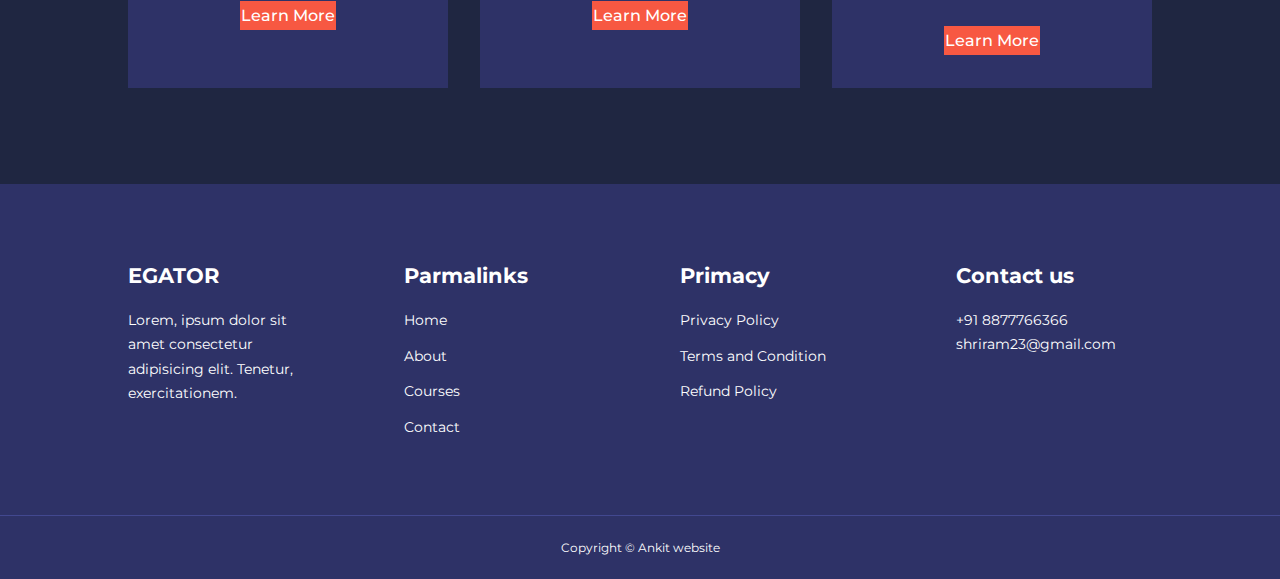
<file: courses.html>
<!DOCTYPE html>
<html lang="en">
  <head>
    <meta charset="UTF-8" />
    <meta name="viewport" content="width=device-width, initial-scale=1.0" />
    <title>Responsive Multipage Education Website</title>

    <link rel="stylesheet" href="./Css/style.css" />

    <!-- Iconscout cdn -->
    <link
      rel="stylesheet"
      href="https://unicons.iconscout.com/release/v4.0.8/css/line.css"
    />
    <!-- Google font  -->
    <link rel="preconnect" href="https://fonts.googleapis.com" />
    <link rel="preconnect" href="https://fonts.gstatic.com" crossorigin />
    <link
      href="https://fonts.googleapis.com/css2?family=Montserrat:wght@300;400;500;600;700;800;900&display=swap"
      rel="stylesheet"
    />

    <!-- Swiper Cdn  -->
    <link
      rel="stylesheet"
      href="https://cdn.jsdelivr.net/npm/swiper@11/swiper-bundle.min.css"
    />
    <style>
        .courses{
            margin-top: 1rem;
        }
    </style>
  </head>
  <body>
    <nav>
      <div class="container nav_container">
        <a href="#index.html"><h4>EGATOR</h4></a>
        <ul class="nav_menu">
          <li><a href="index.html">Home</a></li>
          <li><a href="about.html">About</a></li>
          <li><a href="courses.html">Courses</a></li>
          <li><a href="contact.html">Contact</a></li>
        </ul>
        <button id="open-menu-btn"><i class="uil uil-bars"></i></button>
        <button id="close-menu-btn"><i class="uil uil-multiply"></i></button>
      </div>
    </nav>

    <section class="courses">
        <h2>Our Popular Courses</h2>
        <div class="container courses_container">
          <article class="course">
            <div class="course_image">
              <img src="./images/course1.jpg" />
            </div>
            <div class="course_info">
              <h4>Responsive Social Media Website Ui Design</h4>
              <p>
                Lorem ipsum dolor sit, amet consectetur adipisicing elit.
                Quibusdam a modi praesentium natus libero suscipit perferendis.
              </p>
              <a href="course.html" class="btn btn-primary">Learn More</a>
            </div>
          </article>
          <article class="course">
            <div class="course_image">
              <img src="./images/course2.jpg" />
            </div>
            <div class="course_info">
              <h4>Responsive SmartHome Website Design</h4>
              <p>
                Lorem ipsum dolor sit, amet consectetur adipisicing elit.
                Quibusdam a modi praesentium natus libero suscipit perferendis.
              </p>
              <a href="course.html" class="btn btn-primary">Learn More</a>
            </div>
          </article>
          <article class="course">
            <div class="course_image">
              <img src="./images/course3.jpg" />
            </div>
            <div class="course_info">
              <h4>Responsive Admin Dashboard UI Design</h4>
              <p>
                Lorem ipsum dolor sit, amet consectetur adipisicing elit.
                Quibusdam a modi praesentium natus libero suscipit perferendis.
              </p>
              <a href="course.html" class="btn btn-primary">Learn More</a>
            </div>
          </article>
          <article class="course">
            <div class="course_image">
              <img src="./images/course4.jpg" />
            </div>
            <div class="course_info">
              <h4>Responsive Admin Homepage UI Design</h4>
              <p>
                Lorem ipsum dolor sit, amet consectetur adipisicing elit.
                Quibusdam a modi praesentium natus libero suscipit perferendis.
              </p>
              <a href="course.html" class="btn btn-primary">Learn More</a>
            </div>
          </article>
          <article class="course">
            <div class="course_image">
              <img src="./images/course5.jpg" />
            </div>
            <div class="course_info">
              <h4>Responsive Mern UI Design</h4>
              <p>
                Lorem ipsum dolor sit, amet consectetur adipisicing elit.
                Quibusdam a modi praesentium natus libero suscipit perferendis.
              </p>
              <a href="course.html" class="btn btn-primary">Learn More</a>
            </div>
          </article>
          <article class="course">
            <div class="course_image">
              <img src="./images/course6.jpg" />
            </div>
            <div class="course_info">
              <h4>Responsive Nextjs UI Design</h4>
              <p>
                Lorem ipsum dolor sit, amet consectetur adipisicing elit.
                Quibusdam a modi praesentium natus libero suscipit perferendis.
              </p>
              <a href="course.html" class="btn btn-primary">Learn More</a>
            </div>
          </article>
          <article class="course">
            <div class="course_image">
              <img src="./images/course7.jpg" />
            </div>
            <div class="course_info">
              <h4>Responsive webfullstack UI Design</h4>
              <p>
                Lorem ipsum dolor sit, amet consectetur adipisicing elit.
                Quibusdam a modi praesentium natus libero suscipit perferendis.
              </p>
              <a href="course.html" class="btn btn-primary">Learn More</a>
            </div>
          </article>
          <article class="course">
            <div class="course_image">
              <img src="./images/course8.jpg" />
            </div>
            <div class="course_info">
              <h4>Responsive resturant website UI Design</h4>
              <p>
                Lorem ipsum dolor sit, amet consectetur adipisicing elit.
                Quibusdam a modi praesentium natus libero suscipit perferendis.
              </p>
              <a href="course.html" class="btn btn-primary">Learn More</a>
            </div>
          </article>
          <article class="course">
            <div class="course_image">
              <img src="./images/course9.jpg" />
            </div>
            <div class="course_info">
              <h4>Responsive netflix UI Design</h4>
              <p>
                Lorem ipsum dolor sit, amet consectetur adipisicing elit.
                Quibusdam a modi praesentium natus libero suscipit perferendis.
              </p>
              <a href="course.html" class="btn btn-primary">Learn More</a>
            </div>
          </article>
          <article class="course">
            <div class="course_image">
              <img src="./images/course10.jpg" />
            </div>
            <div class="course_info">
              <h4>Responsive makeup UI Design</h4>
              <p>
                Lorem ipsum dolor sit, amet consectetur adipisicing elit.
                Quibusdam a modi praesentium natus libero suscipit perferendis.
              </p>
              <a href="course.html" class="btn btn-primary">Learn More</a>
            </div>
          </article>
          <article class="course">
            <div class="course_image">
              <img src="./images/course11.jpg" />
            </div>
            <div class="course_info">
              <h4>Responsive avtar Dashboard UI Design</h4>
              <p>
                Lorem ipsum dolor sit, amet consectetur adipisicing elit.
                Quibusdam a modi praesentium natus libero suscipit perferendis.
              </p>
              <a href="course.html" class="btn btn-primary">Learn More</a>
            </div>
          </article>
          <article class="course">
            <div class="course_image">
              <img src="./images/course12.jpg" />
            </div>
            <div class="course_info">
              <h4>Responsive login Dashboard UI Design</h4>
              <p>
                Lorem ipsum dolor sit, amet consectetur adipisicing elit.
                Quibusdam a modi praesentium natus libero suscipit perferendis.
              </p>
              <a href="course.html" class="btn btn-primary">Learn More</a>
            </div>
          </article>
          <article class="course">
            <div class="course_image">
              <img src="./images/course13.jpg" />
            </div>
            <div class="course_info">
              <h4>Responsive fairness Admin Dashboard UI Design</h4>
              <p>
                Lorem ipsum dolor sit, amet consectetur adipisicing elit.
                Quibusdam a modi praesentium natus libero suscipit perferendis.
              </p>
              <a href="course.html" class="btn btn-primary">Learn More</a>
            </div>
          </article>
          <article class="course">
            <div class="course_image">
              <img src="./images/course14.jpg" />
            </div>
            <div class="course_info">
              <h4>Responsive backend Dashboard UI Design</h4>
              <p>
                Lorem ipsum dolor sit, amet consectetur adipisicing elit.
                Quibusdam a modi praesentium natus libero suscipit perferendis.
              </p>
              <a href="course.html" class="btn btn-primary">Learn More</a>
            </div>
          </article>
          <article class="course">
            <div class="course_image">
              <img src="./images/course15.jpg" />
            </div>
            <div class="course_info">
              <h4>Responsive Landing page Dashboard UI Design</h4>
              <p>
                Lorem ipsum dolor sit, amet consectetur adipisicing elit.
                Quibusdam a modi praesentium natus libero suscipit perferendis.
              </p>
              <a href="course.html" class="btn btn-primary">Learn More</a>
            </div>
          </article>
          <article class="course">
            <div class="course_image">
              <img src="./images/course16.jpg" />
            </div>
            <div class="course_info">
              <h4>Responsive Education Dashboard UI Design</h4>
              <p>
                Lorem ipsum dolor sit, amet consectetur adipisicing elit.
                Quibusdam a modi praesentium natus libero suscipit perferendis.
              </p>
              <a href="course.html" class="btn btn-primary">Learn More</a>
            </div>
          </article>
          <article class="course">
            <div class="course_image">
              <img src="./images/course17.jpg" />
            </div>
            <div class="course_info">
              <h4>Responsive stock Dashboard UI Design</h4>
              <p>
                Lorem ipsum dolor sit, amet consectetur adipisicing elit.
                Quibusdam a modi praesentium natus libero suscipit perferendis.
              </p>
              <a href="course.html" class="btn btn-primary">Learn More</a>
            </div>
          </article>
          <article class="course">
            <div class="course_image">
              <img src="./images/course18.jpg" />
            </div>
            <div class="course_info">
              <h4>Responsive E-commerce app Dashboard UI Design</h4>
              <p>
                Lorem ipsum dolor sit, amet consectetur adipisicing elit.
                Quibusdam a modi praesentium natus libero suscipit perferendis.
              </p>
              <a href="course.html" class="btn btn-primary">Learn More</a>
            </div>
          </article>
        </div>
      </section>



    <footer>
      <div class="container footer_container">
        <div class="footer_1">
          <a href="index.html" class="footer_logo"><h4>EGATOR</h4></a>
          <p>
            Lorem, ipsum dolor sit amet consectetur adipisicing elit. Tenetur,
            exercitationem.
          </p>
        </div>
        <div class="footer_2">
          <h4>Parmalinks</h4>
          <ul class="parmalinks">
            <li><a href="index.html">Home</a></li>
            <li><a href="about.html">About</a></li>
            <li><a href="courses.html">Courses</a></li>
            <li><a href="contact.html">Contact</a></li>
          </ul>
        </div>
        <div class="footer_3">
          <h4>Primacy</h4>
          <ul class="privacy">
            <li><a href="#">Privacy Policy</a></li>
            <li><a href="#">Terms and Condition</a></li>
            <li><a href="#">Refund Policy</a></li>
          </ul>
        </div>
        <div class="footer_4">
          <h4>Contact us</h4>
          <div>
            <p>+91 8877766366</p>
            <p>shriram23@gmail.com</p>
          </div>

          <ul class="footer_social">
            <li>
              <a href="#"><i class="uil uil-facebook"></i></a>
            </li>
            <li>
              <a href="#"><i class="uil uil-instagram"></i></a>
            </li>
            <li>
              <a href="#"><i class="uil uil-twitter"></i></a>
            </li>
            <li>
              <a href="#"><i class="uil uil-linkdin"></i></a>
            </li>
          </ul>
        </div>
      </div>
      <div class="footer_copyright">
        <small>Copyright &copy; Ankit website</small>
      </div>
    </footer>

    <script src="./main.js"></script>
    </script>
  </body>
</html>
</file>
<file: Css/style.css>
* {
  margin: 0;
  padding: 0;
  border: 0;
  outline: 0;
  text-decoration: none;
  list-style: none;
  box-sizing: border-box;
}

:root {
  --color-primary: #6c63ff;
  --color-success: #00bf8e;
  --color-warning: #f7c94b;
  --color-danger: #f75842;
  --color-danger-varient: rgba(247, 88, 66, 0.4);
  --color-white: #fff;
  --color-light: rgba(255, 255, 255, 0.7);
  --color-black: #000;
  --color-bg: #1f2641;
  --color-bg1: #2e3267;
  --color-bg2: #424890;

  --container-width-lg: 80%;
  --container-width-md: 90%;
  --container-width-sm: 94%;

  --transition: all 400ms ease;
}

body {
  font-family: "Montserrat", sans-serif;
  line-height: 1.7;
  color: var(--color-white);
  background: var(--color-bg);
}
.container {
  width: var(--container-width-lg);
  margin: 0 auto;
}

section {
  padding: 6rem 0;
}

section h2 {
  text-align: center;
  margin-bottom: 4rem;
}

h1,
h2,
h3,
h4,
h5 {
  line-height: 1.2;
}

h1 {
  font-size: 2.4rem;
}
h2 {
  font-size: 2rem;
}

h3 {
  font-size: 1.6rem;
}
h4 {
  font-size: 1.3rem;
}
a {
  color: var(--color-white);
}
img {
  width: 100%;
  display: block;
  object-fit: cover;
}
.btn {
  display: inline-block;
  background: var(--color-black);
  border: 1px solid transparent;
  font-weight: 500;
  transition: var(--transition);
}

.btn:hover {
  background: transparent;
  color: var(--color-white);
  border-color: var(--color-white);
}

.btn-primary {
  background: var(--color-danger);
  color: var(--color-white);
}

/* ===============================Navbar======================================== */
nav {
  background: transparent;
  width: 100vw;
  height: 5rem;
  position: fixed;
  top: 0;
  z-index: 11;
}

/* change navbar styles on scroll using javascript */
.window-scroll {
  background: var(--color-primary);
  box-shadow: 0 1rem 2rem rgba(0, 0, 0, 0.3);
}

.nav_container {
  height: 100%;
  display: flex;
  justify-content: space-between;
  align-items: center;
}

nav button {
  display: none;
}
.nav_menu {
  display: flex;
  align-items: center;
  gap: 4rem;
}
.nav_menu a {
  font-size: 0.9rem;
  transition: var(--transition);
}
.nav_menu a:hover {
  color: var(--color-bg2);
}

/* ===================================header======================================= */
header {
  position: relative;
  top: 5rem;
  overflow: hidden;
  height: 70vh;
  margin-bottom: 5rem;
}

.header_container {
  display: grid;
  grid-template-columns: 1fr 1fr;
  align-items: center;
  gap: 5rem;
  height: 100%;
}

.header_left p {
  margin: 1rem 0 2.4rem;
}

/* ====================================categories======================= */

.categories {
  background: var(--color-bg1);
  height: 32rem;
}
.categories h1 {
  line-height: 1;
  margin-bottom: 3rem;
}

.categories_container {
  display: grid;
  grid-template-columns: 40% 60%;
  gap: 4rem;
}
.categories_left {
  margin-right: 4rem;
}

.categories_left p {
  margin: 1rem 0 3rem;
}
.categories_right {
  display: grid;
  grid-template-columns: repeat(3, 1fr);
  gap: 1.2rem;
}

.category {
  background: var(--color-bg2);
  padding: 2rem;
  border-radius: 2rem;
  transition: var(--transition);
}

.category:hover {
  box-shadow: 0 3rem 3rem rgba(0, 0, 0, 0.3);
  z-index: 1;
}

.category:nth-child(2) .category-icon {
  background: var(--color-danger);
}

.category:nth-child(3) .category-icon {
  background: var(--color-success);
}

.category:nth-child(4) .category-icon {
  background: var(--color-warning);
}

.category:nth-child(5) .category-icon {
  background: var(--color-success);
}
.category:nth-child(6) .category-icon {
  background: var(--color-primary);
}

.category-icon {
  background: var(--color-primary);
  padding: 0.7rem;
  border-radius: 0.9rem;
}

.category h5 {
  margin: 2rem 0 1rem;
}
.category p {
  font-size: 0.85rem;
}

/* ===============================Popular courses======================= */
.courses {
  margin-top: 10rem;
}

.courses_container {
  display: grid;
  grid-template-columns: repeat(3, 1fr);
  gap: 2rem;
}
.course {
  background: var(--color-bg1);
  text-align: center;
  border: 1px solid transparent;
  transition: var(--transition);
}

.course:hover {
  background: transparent;
  border-color: var(--color-primary);
}

.course_info {
  padding: 2rem;
}

.course_info p {
  margin: 1.2rem 0 2rem;
  font-size: 0.9rem;
}
/* =====================================FAQs=================================== */

.faqs {
  background: var(--color-bg1);
  box-shadow: inset 0 0 3rem rgba(0, 0, 0, 0.5);
}

.faqs_container {
  display: grid;
  grid-template-columns: 1fr 1fr;
  gap: 1rem;
}

.faq {
  padding: 2rem;
  display: flex;
  align-items: center;
  gap: 1.4rem;
  height: fit-content;
  background: var(--color-primary);
  cursor: pointer;
}

.faq h4 {
  font-size: 1rem;
  line-height: 2.2;
}

.faq_icon {
  align-self: flex-start;
  font-size: 1.2rem;
}

.faq p {
  margin-top: 0.8rem;
  display: none;
}
.faq.open p {
  display: block;
}

/* ==================================testimonials========================== */
.testimonials_container {
  overflow-x: hidden;
  position: relative;
  margin-bottom: 5rem;
}
.testimonial {
  padding-top: 2rem;
}

.avtar {
  width: 6rem;
  height: 6rem;
  border-radius: 50%;
  overflow: hidden;
  margin: 0 auto 1rem;
  border: 1rem solid var(--color-bg1);
}

.testimonial_info {
  text-align: center;
}
.testimonial_body {
  background: var(--color-primary);
  padding: 2rem;
  margin-top: 3rem;
  position: relative;
}
.testimonial_body::before {
  content: "";
  display: block;
  background: linear-gradient(
    135deg,
    transparent,
    var(--color-primary),
    var(--color-primary),
    var(--color-primary)
  );
  width: 3rem;
  height: 3rem;
  position: absolute;
  left: 50%;
  top: -1.5rem;
  transform: rotate(45deg);
}

/* ======================================footer========================= */
footer {
  background: var(--color-bg1);
  padding-top: 5rem;
  font-size: 0.9rem;
}
.footer_container {
  display: grid;
  grid-template-columns: repeat(4, 1fr);
  gap: 5rem;
}

.footer_container > div h4 {
  margin-bottom: 1.2rem;
}

.footer_1 p {
  margin: 0 0 2rem;
}

footer ul li {
  margin-bottom: 0.7rem;
}
footer ul li:hover {
  text-decoration: underline;
}

.footer_social {
  display: flex;
  gap: 1rem;
  font-size: 1.2rem;
  margin-top: 2rem;
}

.footer_copyright {
  text-align: center;
  margin-top: 4rem;
  padding: 1.2rem 0;
  border-top: 1px solid var(--color-bg2);
}

/* =====================================Media Queries ============================== */
@media screen and (max-width: 1024px) {
  .container {
    width: var(--container-width-md);
  }
  h1 {
    font-size: 2.2rem;
  }
  h2 {
    font-size: 1.7rem;
  }
  h3 {
    font-size: 1.4rem;
  }
  h4 {
    font-size: 1.2rem;
  }
  /* ===================================Navbar=========================== */
  nav button {
    display: inline-flex;
    background: transparent;
    font-size: 1.8rem;
    color: var(--color-white);
    cursor: pointer;
  }
  nav button#close-menu-btn {
    display: none;
  }

  .nav_menu {
    position: fixed;
    top: 5rem;
    right: 5%;
    display: none;
    height: fit-content;
    width: 18rem;
    flex-direction: column;
    gap: 0;
  }

  .nav_menu li {
    width: 100%;
    height: 5.8rem;
    animation: animateNavItems 400ms linear forwards;
    transform-origin: top right;
    opacity: 0;
  }
  .nav_menu li:nth-child(2) {
    animation-delay: 200ms;
  }

  .nav_menu li:nth-child(3) {
    animation-delay: 400ms;
  }

  .nav_menu li:nth-child(4) {
    animation-delay: 600ms;
  }
  @keyframes animateNavItems {
    0% {
      transform: rotateZ(-90deg) rotateX(90deg) scale(0.1);
    }
    100% {
      transform: rotateZ(0) rotateX(0) scale(1);
      opacity: 1;
    }
  }

  .nav_menu li a {
    background: var(--color-primary);
    box-shadow: -4rem 6rem 10rem rgba(0, 0, 0, 0.6);
    width: 100%;
    height: 100%;
    display: grid;
    place-items: center;
  }
  .nav_menu li a:hover {
    background: var(--color-bg2);
    color: var(--color-white);
  }
  /* ==============================Header=================== */
  header {
    height: 52vh;
    margin-bottom: 4rem;
  }

  .header_container {
    gap: 0;
    padding-bottom: 3rem;
  }
  /* =================================categories================== */
  .categories {
    height: auto;
  }
  .categories_container {
    grid-template-columns: 1fr;
    gap: 3rem;
  }
  .categories_left {
    margin-right: 0;
  }
  /* =========================popular course===================== */
  .courses {
    margin-top: 0;
  }
  .courses_container {
    grid-template-columns: 1fr 1fr;
  }
  /* =============================FAQ======================= */
  .faqs_container {
    grid-template-columns: 1fr;
  }
  .faq {
    padding: 1.5rem;
  }
  /* ========================Footer Container============= */
  .footer_container {
    grid-template-columns: 1fr 1fr;
  }
}

/* ===================Media Quries================================ */
@media screen and (max-width: 600px) {
  .container {
    width: var(--container-width-sm);
  }

  /* ============================Navbar======================== */
  .nav_menu {
    right: 3%;
  }
  /* =============================Header========================= */
  header {
    height: 100vh;
  }
  .header_container {
    grid-template-columns: 1fr;
    text-align: center;
    margin-top: 0;
  }
  .header_left p {
    margin-bottom: 1.3rem;
  }
  /* ================================Category=========================== */
  .categories_right {
    grid-template-columns: 1fr 1fr;
    gap: 0.7rem;
  }
  .category {
    padding: 1rem;
    border-radius: 1rem;
  }
  .category-icon {
    margin-top: 4px;
    display: inline-block;
  }
  /* =========================popular courses========================== */
  .courses_container {
    grid-template-columns: 1fr;
  }
  /* ================================Testimonials================= */
  .testimonial_body {
    padding: 1.2rem;
  }
  /* ============================footer=============== */
  .footer_container {
    grid-template-columns: 1fr;
    text-align: center;
    gap: 2rem;
  }
  .footer_1 p {
    margin: 1rem auto;
  }
  .footer_social {
    align-items: center;
    justify-content: center;
  }
}
</file>
<file: Css/about.css>
/* =========================Achievements=============================== */
.about_achivements {
  margin-top: 3rem;
}
.about_achivements-container {
  display: grid;
  grid-template-columns: 40% 60%;
  gap: 5rem;
}

.about_achievements-right > p {
  margin: 1.6rem 0 2.5rem;
}

.achievements_cards {
  display: grid;
  grid-template-columns: repeat(3, 1fr);
  gap: 1.5rem;
}

.achievements_cards {
  background: var(--color-bg1);
  padding: 1.6rem;
  border-radius: 1rem;
  text-align: center;
  transition: var(--transition);
}
.achievements_cards:hover {
  background: var(--color-bg2);
  box-shadow: o 3rem 3rem rgba(0, 0, 0, 0.3);
}

.achievements_icon {
  background: var(--color-danger);
  padding: 0.6rem;
  border-radius: 1rem;
  display: inline-block;
  margin-bottom: 2rem;
  font-size: 2rem;
}

.achievements_cards:nth-child(2) {
  background: var(--color-success);
}
.achievements_cards:nth-child(3) {
  background: var(--color-primary);
}
/* ========================================Team====================== */
.team {
  background: var(--color-bg1);
  box-shadow: inset 0 0 3rem rgba(0, 0, 0, 0.5);
}

.team_container {
  display: grid;
  grid-template-columns: repeat(4, 1fr);
  gap: 2rem;
}

.team_member {
  background: var(--color-bg2);
  padding: 2rem;
  border: 1px solid transparent;
  transition: var(--transition);
  position: relative;
}
.team_member:hover {
  background: transparent;
  border-color: var(--color-primary);
}
.team_member-image img {
  filter: saturate(0);
}
.team_member:hover img {
  filter: saturate(1);
}

.team_member-info * {
  text-align: center;
  margin-top: 1.4rem;
}

.team_member-info p {
  color: var(--color-light);
}

.team_member-socials {
  position: absolute;
  top: 50%;
  transform: translateY(-50%);
  right: -100%;
  display: flex;
  flex-direction: column;
  background: var(--color-primary);
  border-radius: 1rem 0 0 1rem;
  box-shadow: -2rem 0 2rem rgba(0, 0, 0, 0.3);
}

.team_member-socials a {
  padding: 1rem;
}

/* ====================================Media Queries=============================== */
@media screen and (max-width: 1024px) {
  .about_achivements {
    margin-top: 2rem;
  }
  .about_achivements-container {
    grid-template-columns: 1fr;
    gap: 4rem;
  }
  .about_achievements-left {
    width: 80%;
    margin: 0 auto;
  }
  .team_container {
    grid-template-columns: repeat(3, 1fr);
    gap: 1.5rem;
  }
  .team_member {
    padding: 1rem;
  }
}

/* ===============================Media Queries ====================================== */
@media screen and (max-width: 600px) {
  .achievements_cards {
    grid-template-columns: 1fr 1fr;
    gap: 0.7rem;
  }
  .team_container {
    grid-template-columns: 1fr 1fr;
    gap: 0.7rem;
  }
  .team_member {
    padding: 0;
  }
  .team_member p {
    margin-bottom: 1.5rem;
  }
}
</file>
<file: Css/contact.css>
.contact_container {
  background: var(--color-bg1);
  padding: 4rem;
  display: grid;
  grid-template-columns: 40% 60%;
  gap: 4rem;
  height: 30rem;
  margin: 7rem auto;
  border-radius: 1rem;
}

/* ================================Aside =============== */
.contact_aside {
  background: var(--color-primary);
  padding: 3rem;
  border-radius: 1rem;
  position: relative;
  bottom: 10rem;
}

.aside_image {
  width: 12rem;
  margin-bottom: 2rem;
}

.contact_aside h2 {
  text-align: left;
  margin-bottom: 1rem;
}
.contact_aside p {
  font-size: 0.9rem;
  margin-bottom: 2rem;
}

.contact_details li {
  display: flex;
  gap: 1rem;
  align-items: center;
  margin-bottom: 1rem;
}
.contact_socials {
  display: flex;
  gap: 0.8rem;
  margin-top: 3rem;
}
.contact_socials a {
  background: var(--color-bg2);
  padding: 0.5rem;
  border-radius: 50%;
  font-size: 0.9rem;
  transition: var(--transition);
}
.contact_socials a:hover {
  background: transparent;
}
/* ==================================Form ================================= */
.contact_form {
  display: flex;
  flex-direction: column;
  gap: 1.2rem;
  margin-right: 4rem;
}

.form_name {
  display: flex;
  gap: 1.2rem;
}
.contact_form input[type="text"] {
  width: 50%;
}

input,
textarea {
  background: var(--color-bg);
  width: 100%;
  padding: 1rem;
  color: var(--color-white);
}

.contact_form .btn {
  width: max-content;
  margin-top: 1rem;
  cursor: pointer;
}

/* ======================Media Queris ======================= */
@media screen and (max-width: 1024px) {
  .contact {
    /* padding-bottom: 0; */
  }
  .contact_container {
    gap: 1.5rem;
    margin-top: 3rem;
    height: auto;
    padding: 1.5rem;
  }
  .contact_aside {
    width: auto;
    padding: 1.5rem;
    bottom: 0;
  }
  .contact_form {
    align-self: center;
    margin-right: 1.5rem;
  }
}

/* ===================================Phones================================= */
@media screen and (max-width: 600px) {
  .contact_container {
    grid-template-columns: 1fr;
    gap: 3rem;
    margin-top: 0;
    padding: 0;
  }
  .contact_form {
    margin: 0 1.5rem 3rem;
  }
  .form_name {
    flex-direction: column;
  }
  .form_name input[type="text"] {
    width: 100%;
  }
}
</file>
